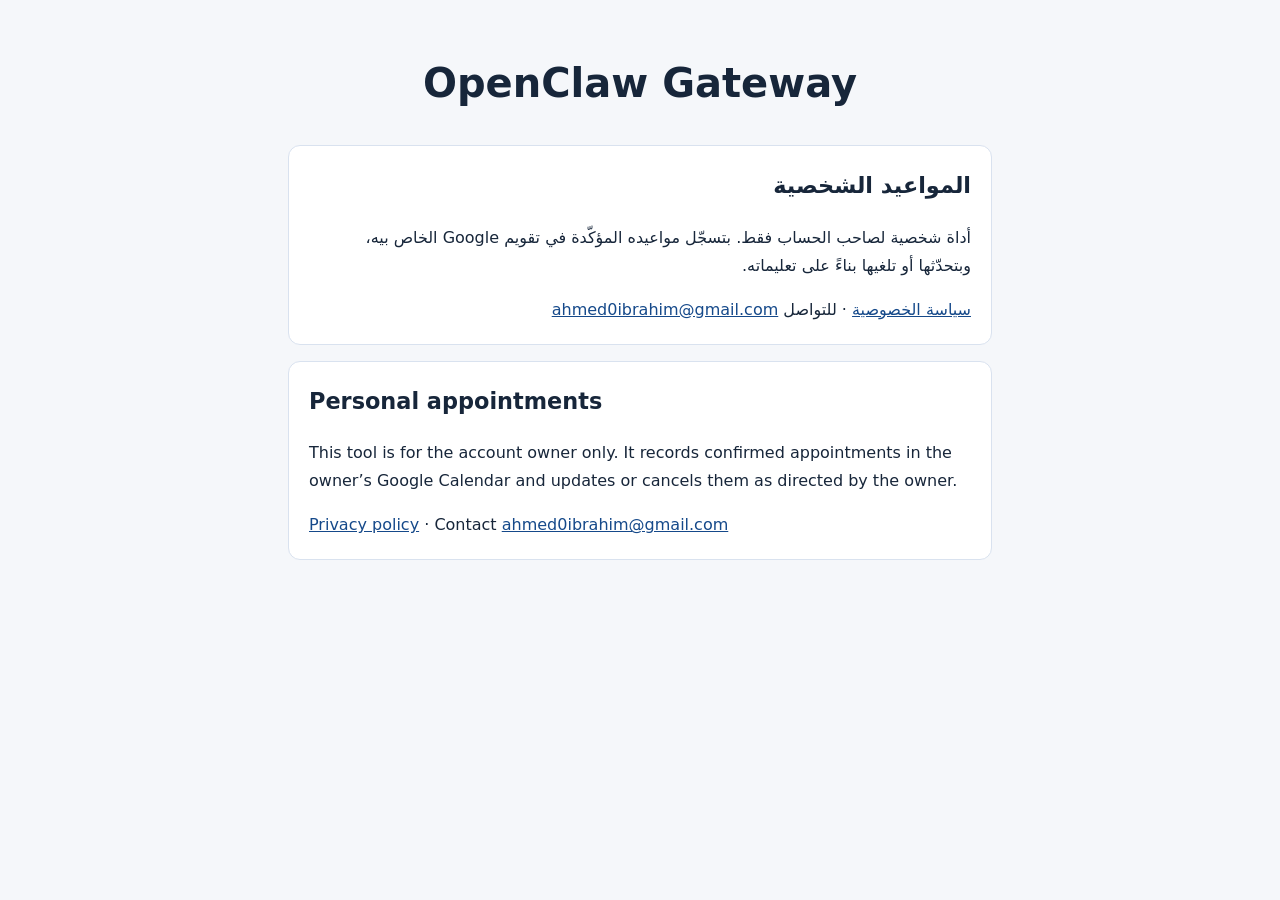
<file: index.html>
<!doctype html>
<html lang="ar" dir="rtl">
<head>
<meta charset="utf-8">
<meta name="viewport" content="width=device-width, initial-scale=1">
<title>OpenClaw Gateway | المواعيد الشخصية</title>
<link rel="icon" href="data:,">
<link rel="stylesheet" href="style.css">
</head>
<body><main>
<h1 dir="ltr">OpenClaw Gateway</h1>
<section aria-labelledby="about-ar">
<h2 id="about-ar">المواعيد الشخصية</h2>
<p>أداة شخصية لصاحب الحساب فقط. بتسجّل مواعيده المؤكّدة في تقويم Google الخاص بيه، وبتحدّثها أو تلغيها بناءً على تعليماته.</p>
<p><a href="privacy.html">سياسة الخصوصية</a> · للتواصل <a href="mailto:ahmed0ibrahim@gmail.com" dir="ltr">ahmed0ibrahim@gmail.com</a></p>
</section>
<section lang="en" dir="ltr" aria-labelledby="about-en">
<h2 id="about-en">Personal appointments</h2>
<p>This tool is for the account owner only. It records confirmed appointments in the owner’s Google Calendar and updates or cancels them as directed by the owner.</p>
<p><a href="privacy.html">Privacy policy</a> · Contact <a href="mailto:ahmed0ibrahim@gmail.com">ahmed0ibrahim@gmail.com</a></p>
</section>
</main></body>
</html>
</file>
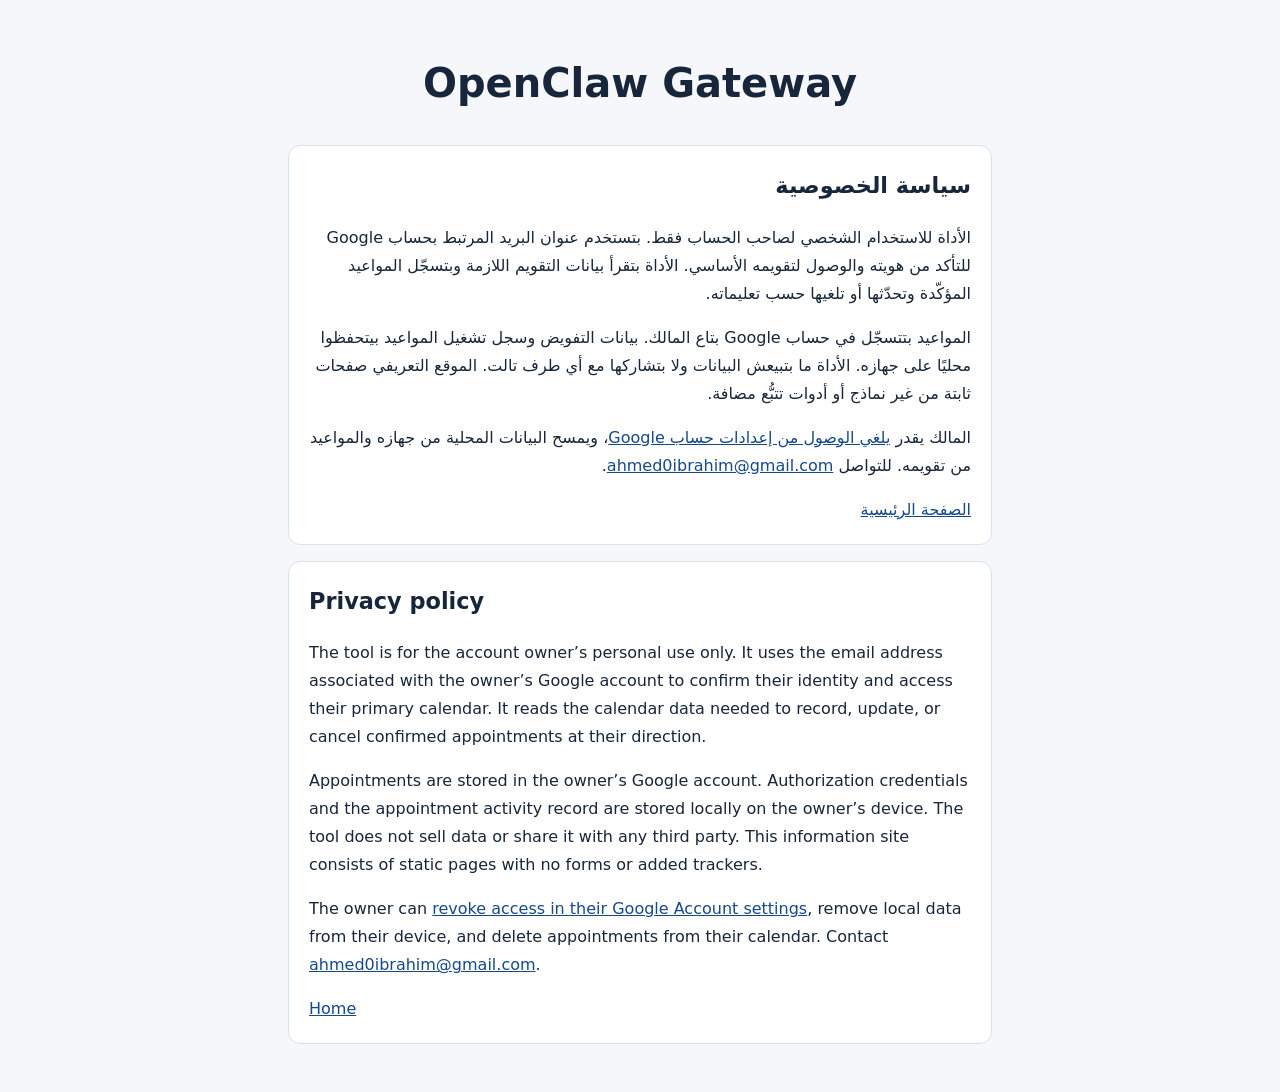
<file: privacy.html>
<!doctype html>
<html lang="ar" dir="rtl">
<head>
<meta charset="utf-8">
<meta name="viewport" content="width=device-width, initial-scale=1">
<title>OpenClaw Gateway | سياسة الخصوصية</title>
<link rel="icon" href="data:,">
<link rel="stylesheet" href="style.css">
</head>
<body><main>
<h1 dir="ltr">OpenClaw Gateway</h1>
<section id="ar" aria-labelledby="privacy-ar">
<h2 id="privacy-ar">سياسة الخصوصية</h2>
<p>الأداة للاستخدام الشخصي لصاحب الحساب فقط. بتستخدم عنوان البريد المرتبط بحساب Google للتأكد من هويته والوصول لتقويمه الأساسي. الأداة بتقرأ بيانات التقويم اللازمة وبتسجّل المواعيد المؤكّدة وتحدّثها أو تلغيها حسب تعليماته.</p>
<p>المواعيد بتتسجّل في حساب Google بتاع المالك. بيانات التفويض وسجل تشغيل المواعيد بيتحفظوا محليًا على جهازه. الأداة ما بتبيعش البيانات ولا بتشاركها مع أي طرف تالت. الموقع التعريفي صفحات ثابتة من غير نماذج أو أدوات تتبُّع مضافة.</p>
<p>المالك يقدر <a href="https://myaccount.google.com/connections">يلغي الوصول من إعدادات حساب Google</a>، ويمسح البيانات المحلية من جهازه والمواعيد من تقويمه. للتواصل <a href="mailto:ahmed0ibrahim@gmail.com" dir="ltr">ahmed0ibrahim@gmail.com</a>.</p>
<p><a href="./">الصفحة الرئيسية</a></p>
</section>
<section id="en" lang="en" dir="ltr" aria-labelledby="privacy-en">
<h2 id="privacy-en">Privacy policy</h2>
<p>The tool is for the account owner’s personal use only. It uses the email address associated with the owner’s Google account to confirm their identity and access their primary calendar. It reads the calendar data needed to record, update, or cancel confirmed appointments at their direction.</p>
<p>Appointments are stored in the owner’s Google account. Authorization credentials and the appointment activity record are stored locally on the owner’s device. The tool does not sell data or share it with any third party. This information site consists of static pages with no forms or added trackers.</p>
<p>The owner can <a href="https://myaccount.google.com/connections">revoke access in their Google Account settings</a>, remove local data from their device, and delete appointments from their calendar. Contact <a href="mailto:ahmed0ibrahim@gmail.com">ahmed0ibrahim@gmail.com</a>.</p>
<p><a href="./">Home</a></p>
</section>
</main></body>
</html>
</file>
<file: style.css>
:root {
  color-scheme: light;
  font-family: system-ui, sans-serif;
  color: #17263a;
  background: #f5f7fa;
  line-height: 1.75;
}
body { margin: 0; }
main {
  max-inline-size: 44rem;
  margin: 3rem auto;
  padding: 0 1.25rem;
}
h1 { font-size: clamp(1.65rem, 5vw, 2.5rem); text-align: center; }
h2 { margin-block-start: 0; font-size: 1.4rem; }
section {
  padding: 1.25rem;
  margin-block: 1rem;
  border: 1px solid #d9e2ef;
  border-radius: .75rem;
  background: white;
}
section > :last-child { margin-block-end: 0; }
a { color: #15498a; overflow-wrap: anywhere; }
</file>
